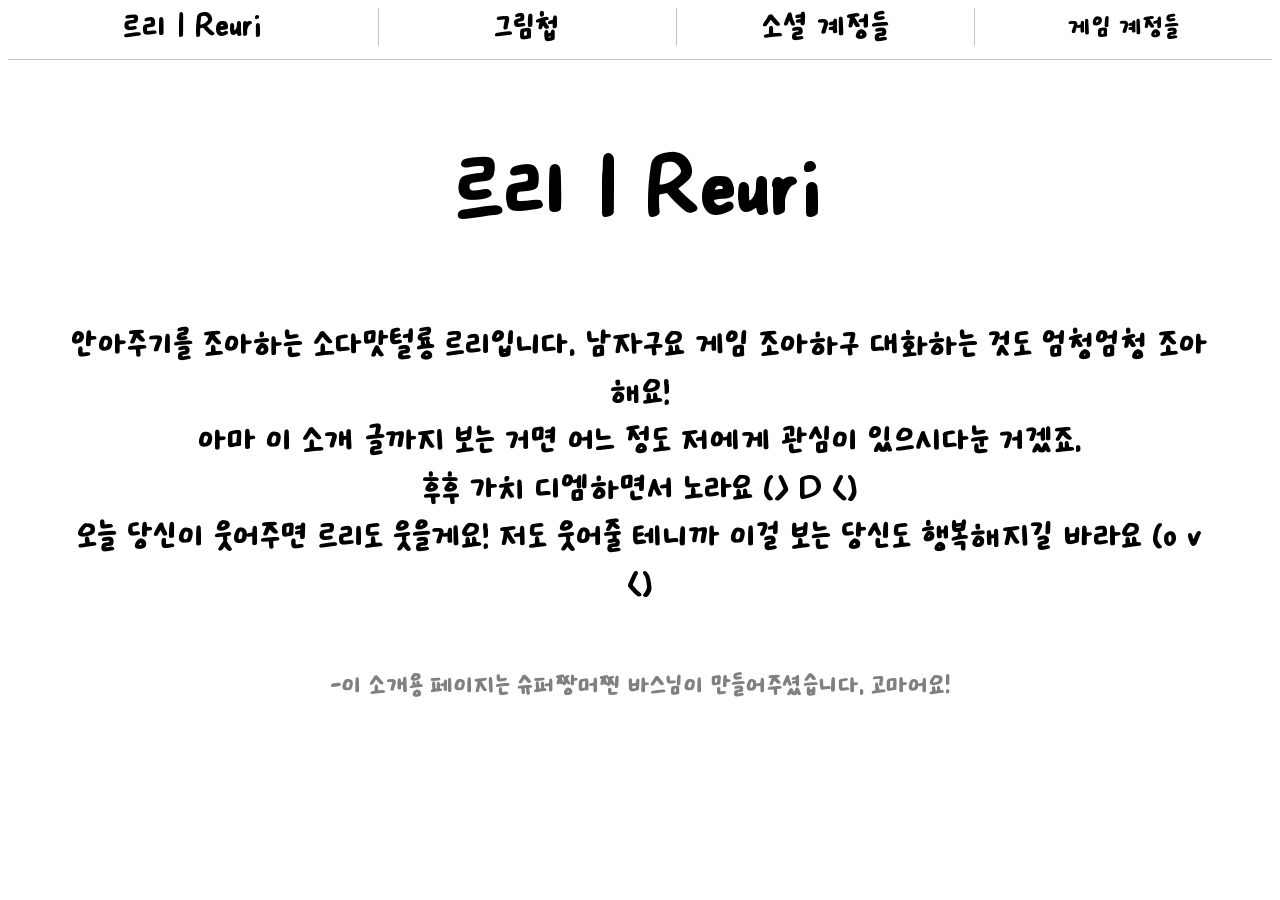
<file: index.html>
<!doctype html>
<html lang="ko">
  <head>
    <meta charset="UTF-8" />
    <meta name="viewport" content="width=device-width, initial-scale=1.0" />
    <title>Document</title>
    <link rel="stylesheet" href="./hotbar.css" />
  </head>
  <body>
    <div class="Hotbar">
      <a href="./mainpage.html" class="hotbar_logo">르리 | Reuri</a>
      <a href="./pictures.html" class="hotbar_btn">그림첩</a>
      <a href="./links.html" class="hotbar_btn">소셜 계정들</a>
      <a href="./games.html" class="hotbar_btnlast">게임 계정들</a>
    </div>
    <p class="main_font">르리 | Reuri</p>
    <p class="sub_font">
      안아주기를 조아하는 소다맛털룡 르리입니다. 남자구요 게임 조아하구 대화하는
      것도 엄청엄청 조아해요! <br />아마 이 소개 글까지 보는 거면 어느 정도
      저에게 관심이 있으시다눈 거겠죠. <br />후후 가치 디엠하면서 노라요 (> D <)
      <br />오늘 당신이 웃어주면 르리도 웃을게요! 저도 웃어줄 테니까 이걸 보는
      당신도 행복해지길 바라요 (o v <) <br />
    </p>
    <p class="small_font">
      <br />-이 소개용 페이지는 슈퍼짱머찐 바스님이 만들어주셨습니다. 고마어요!
    </p>
  </body>
</html>
</file>
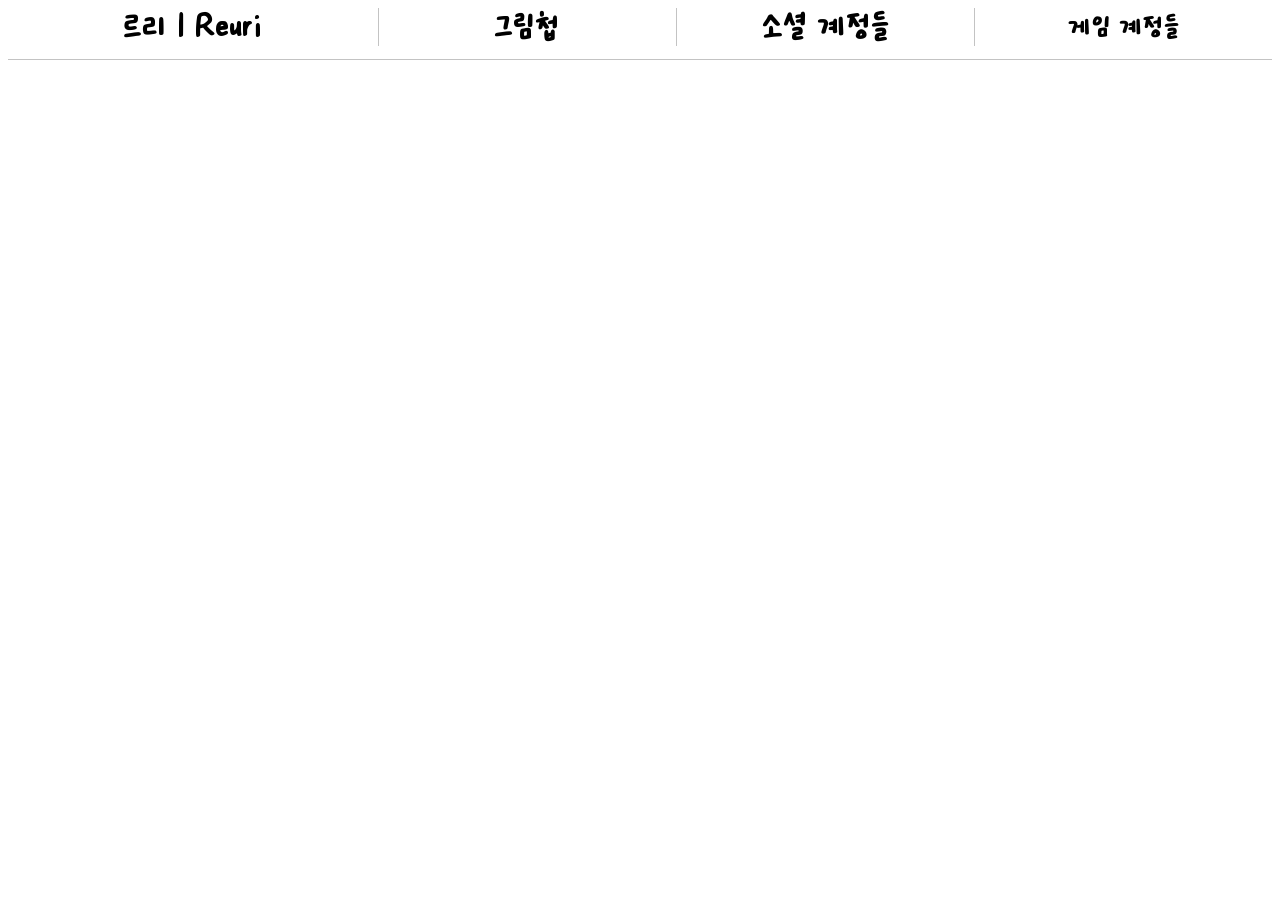
<file: games.html>
<!doctype html>
<html lang="ko">
  <head>
    <meta charset="UTF-8" />
    <meta name="viewport" content="width=device-width, initial-scale=1.0" />
    <title>Document</title>
    <link rel="stylesheet" href="./hotbar.css" />
  </head>
  <body>
    <div class="Hotbar">
      <a href="./mainpage.html" class="hotbar_logo">르리 | Reuri</a>
      <a href="./pictures.html" class="hotbar_btn">그림첩</a>
      <a href="./links.html" class="hotbar_btn">소셜 계정들</a>
      <a href="./games.html" class="hotbar_btnlast">게임 계정들</a>
    </div>
  </body>
</html>
</file>
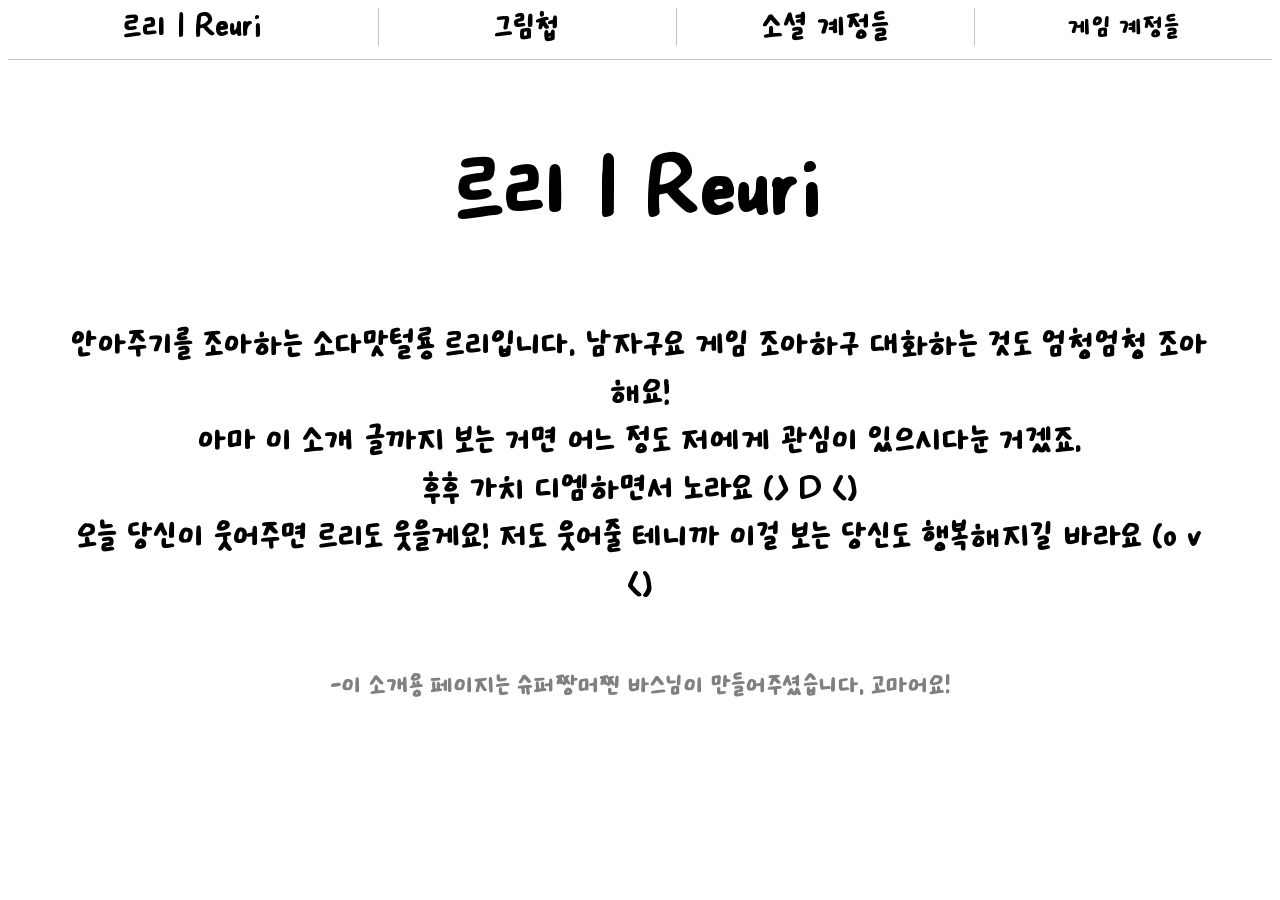
<file: mainpage.html>
<!doctype html>
<html lang="ko">
  <head>
    <meta charset="UTF-8" />
    <meta name="viewport" content="width=device-width, initial-scale=1.0" />
    <title>Document</title>
    <link rel="stylesheet" href="/hotbar.css" />
  </head>
  <body>
    <div class="Hotbar">
      <a href="/mainpage.html" class="hotbar_logo">르리 | Reuri</a>
      <a href="/pictures.html" class="hotbar_btn">그림첩</a>
      <a href="/links.html" class="hotbar_btn">소셜 계정들</a>
      <a href="/games.html" class="hotbar_btnlast">게임 계정들</a>
    </div>
    <p class="main_font">르리 | Reuri</p>
    <p class="sub_font">
      안아주기를 조아하는 소다맛털룡 르리입니다. 남자구요 게임 조아하구 대화하는
      것도 엄청엄청 조아해요! <br />아마 이 소개 글까지 보는 거면 어느 정도
      저에게 관심이 있으시다눈 거겠죠. <br />후후 가치 디엠하면서 노라요 (> D <)
      <br />오늘 당신이 웃어주면 르리도 웃을게요! 저도 웃어줄 테니까 이걸 보는
      당신도 행복해지길 바라요 (o v <) <br />
    </p>
    <p class="small_font">
      <br />-이 소개용 페이지는 슈퍼짱머찐 바스님이 만들어주셨습니다. 고마어요!
    </p>
  </body>
</html>
</file>
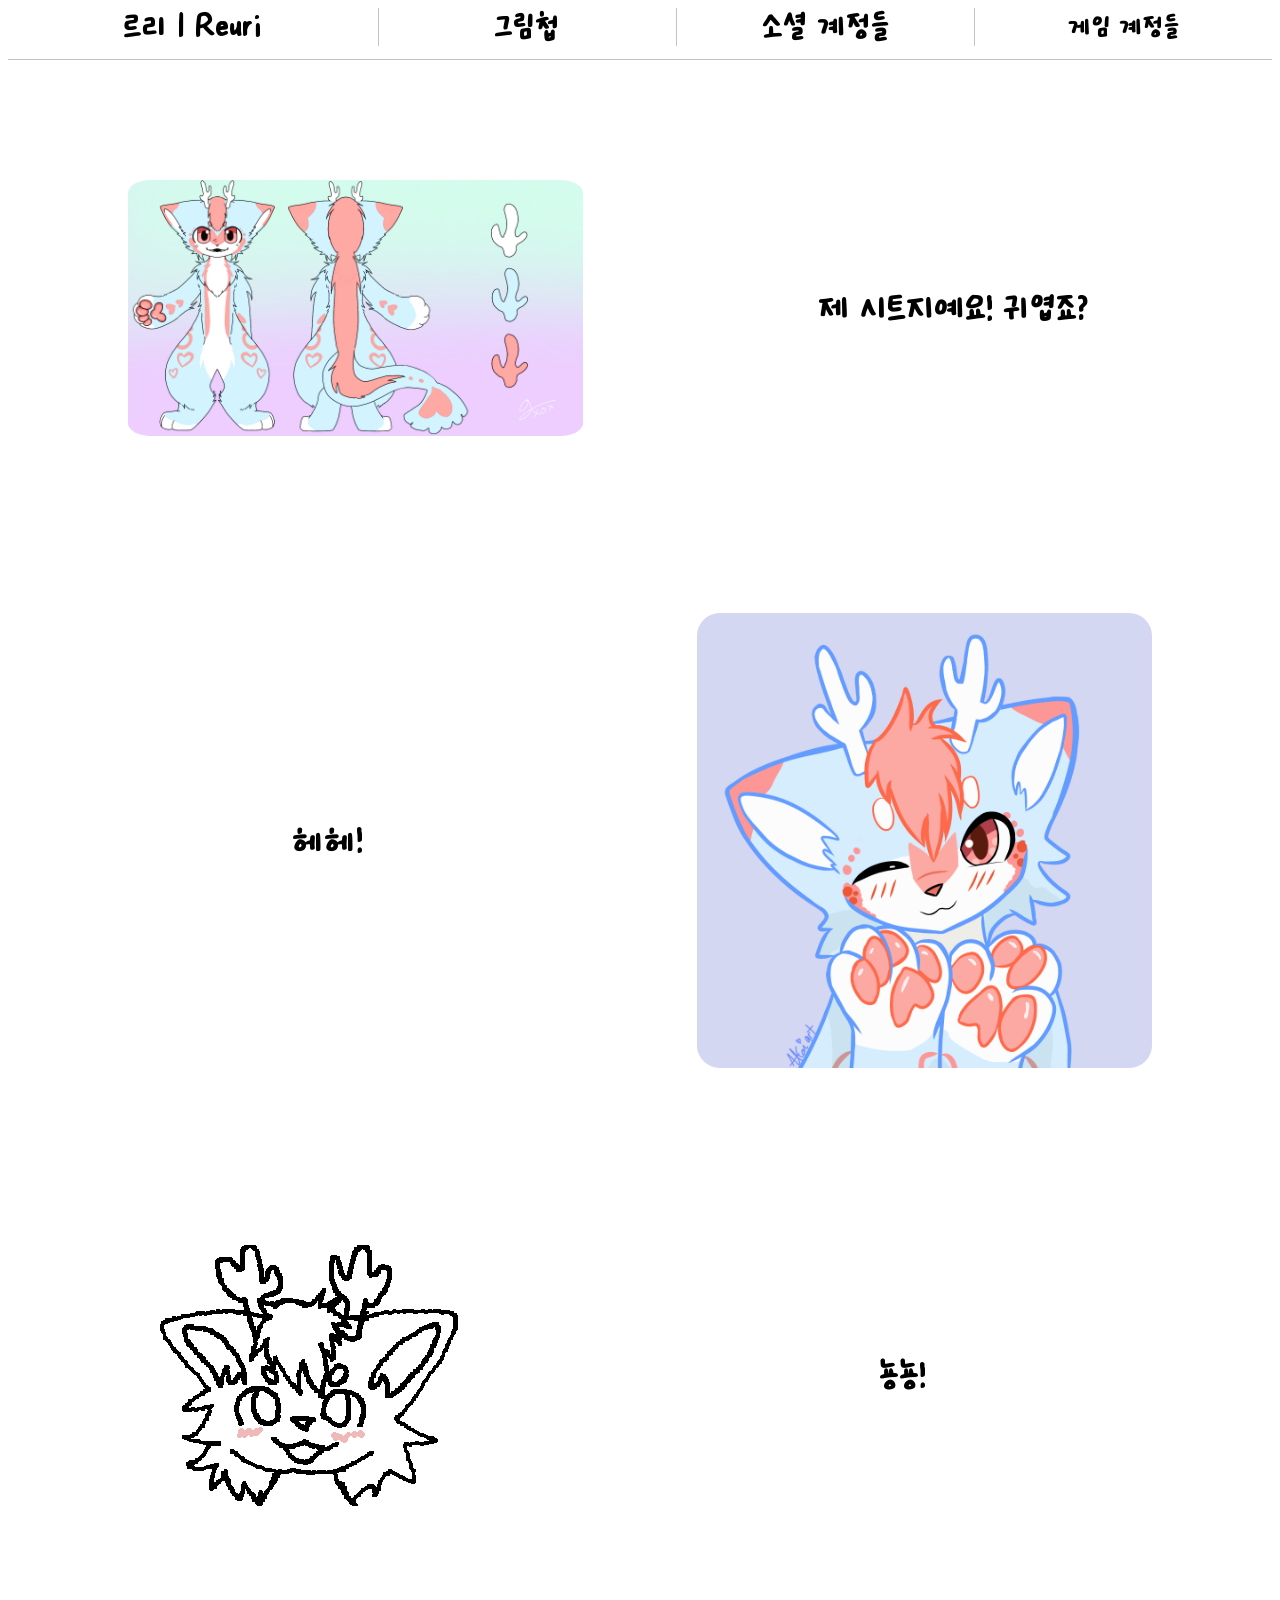
<file: pictures.html>
<!doctype html>
<html lang="ko">
  <head>
    <meta charset="UTF-8" />
    <meta name="viewport" content="width=device-width, initial-scale=1.0" />
    <title>Document</title>
    <link rel="stylesheet" href="./hotbar.css" />
    <link rel="stylesheet" href="./pictures.css" />
  </head>
  <body>
    <div class="Hotbar">
      <a href="./mainpage.html" class="hotbar_logo">르리 | Reuri</a>
      <a href="./pictures.html" class="hotbar_btn">그림첩</a>
      <a href="./links.html" class="hotbar_btn">소셜 계정들</a>
      <a href="./games.html" class="hotbar_btnlast">게임 계정들</a>
    </div>
    <div class="picture_box">
      <img src="./Images/1.png" class="picture" />
      <p class="sub_font">제 시트지예요! 귀엽죠?</p>
    </div>
    <div class="picture_box">
      <p class="sub_font">헤헤!</p>
      <img src="./Images/SPOILER_Reuri_20260702094140.png" class="picture" />
    </div>
    <div class="picture_box">
      <img src="./Images/Reuri_1.gif" class="picture" />
      <p class="Xsub_font">뇽뇽!</p>
    </div>
  </body>
</html>
</file>
<file: hotbar.css>
@font-face {
  font-family: "Griun_Cherry1Spoon-Rg";
  font-style: normal;
  font-weight: 500;
  src: url("./Griun_Cherry1Spoon-Rg.ttf") format("truetype");
}

.Hotbar {
  display: flex;
  position: sticky;
  top: 0;
  justify-content: center;
  background-color: #ffffff;
  width: 100%;
  height: 50%;
  gap: 2%;
  align-items: center;
  border-bottom: 1px solid #c3c3c3;
  padding-bottom: 1%;
}
.hotbar_btn {
  display: inline-block;
  background-color: #ffffff;
  color: black;
  text-decoration: none;
  width: 20%;
  height: 15%;
  font-size: 30px;
  padding-right: 2%;
  border-right: 1px solid #c3c3c3;
  text-align: center;
  font-family: "Griun_Cherry1Spoon-Rg", sans-serif;
}
.hotbar_logo {
  color: black;
  text-decoration: none;
  display: inline-block;
  background-color: #ffffff;
  width: 30%;
  height: 15%;
  font-size: 30px;
  border-right: 1px solid #c3c3c3;
  text-align: center;
  font-family: "Griun_Cherry1Spoon-Rg", sans-serif;
}
.hotbar_btnlast {
  color: black;
  text-decoration: none;
  display: inline-block;
  background-color: #ffffff;
  width: 20%;
  height: 15%;
  font-size: 25px;
  text-align: center;
  padding-right: 2%;
  font-family: "Griun_Cherry1Spoon-Rg", sans-serif;
}

.main_font {
  width: 90%;
  height: 30%;
  margin-left: 5%;
  margin-right: 5%;
  font-size: 500%;
  text-align: center;
  color: black;
  font-family: "Griun_Cherry1Spoon-Rg", sans-serif;
}

.sub_font {
  line-height: 150%;
  width: 90%;
  height: 30%;
  margin-left: 5%;
  margin-right: 5%;
  font-size: 200%;
  text-align: center;
  color: black;
  font-family: "Griun_Cherry1Spoon-Rg", sans-serif;
}

.small_font {
  width: 90%;
  height: 30%;
  font-size: 150%;
  text-align: center;
  margin-left: 5%;
  margin-right: 5%;
  color: gray;
  font-family: "Griun_Cherry1Spoon-Rg", sans-serif;
}
</file>
<file: pictures.css>
.picture {
  width: 40%;
  height: auto;
  margin: 5%;
  display: flex;
  border-radius: 5%;
}

.picture_box {
  margin: 5%;
  width: 90%;
  display: flex;
  align-items: center;
  justify-content: center;
  gap: 5%;
}

@font-face {
  font-family: "Griun_Cherry1Spoon-Rg";
  font-style: normal;
  font-weight: 500;
  src: url("./Griun_Cherry1Spoon-Rg.ttf") format("truetype");
}
.Xsub_font {
  line-height: 150%;
  width: 280%;
  height: 30%;
  margin-left: 5%;
  margin-right: 5%;
  font-size: 200%;
  text-align: center;
  color: black;
  font-family: "Griun_Cherry1Spoon-Rg", sans-serif;
}
</file>
